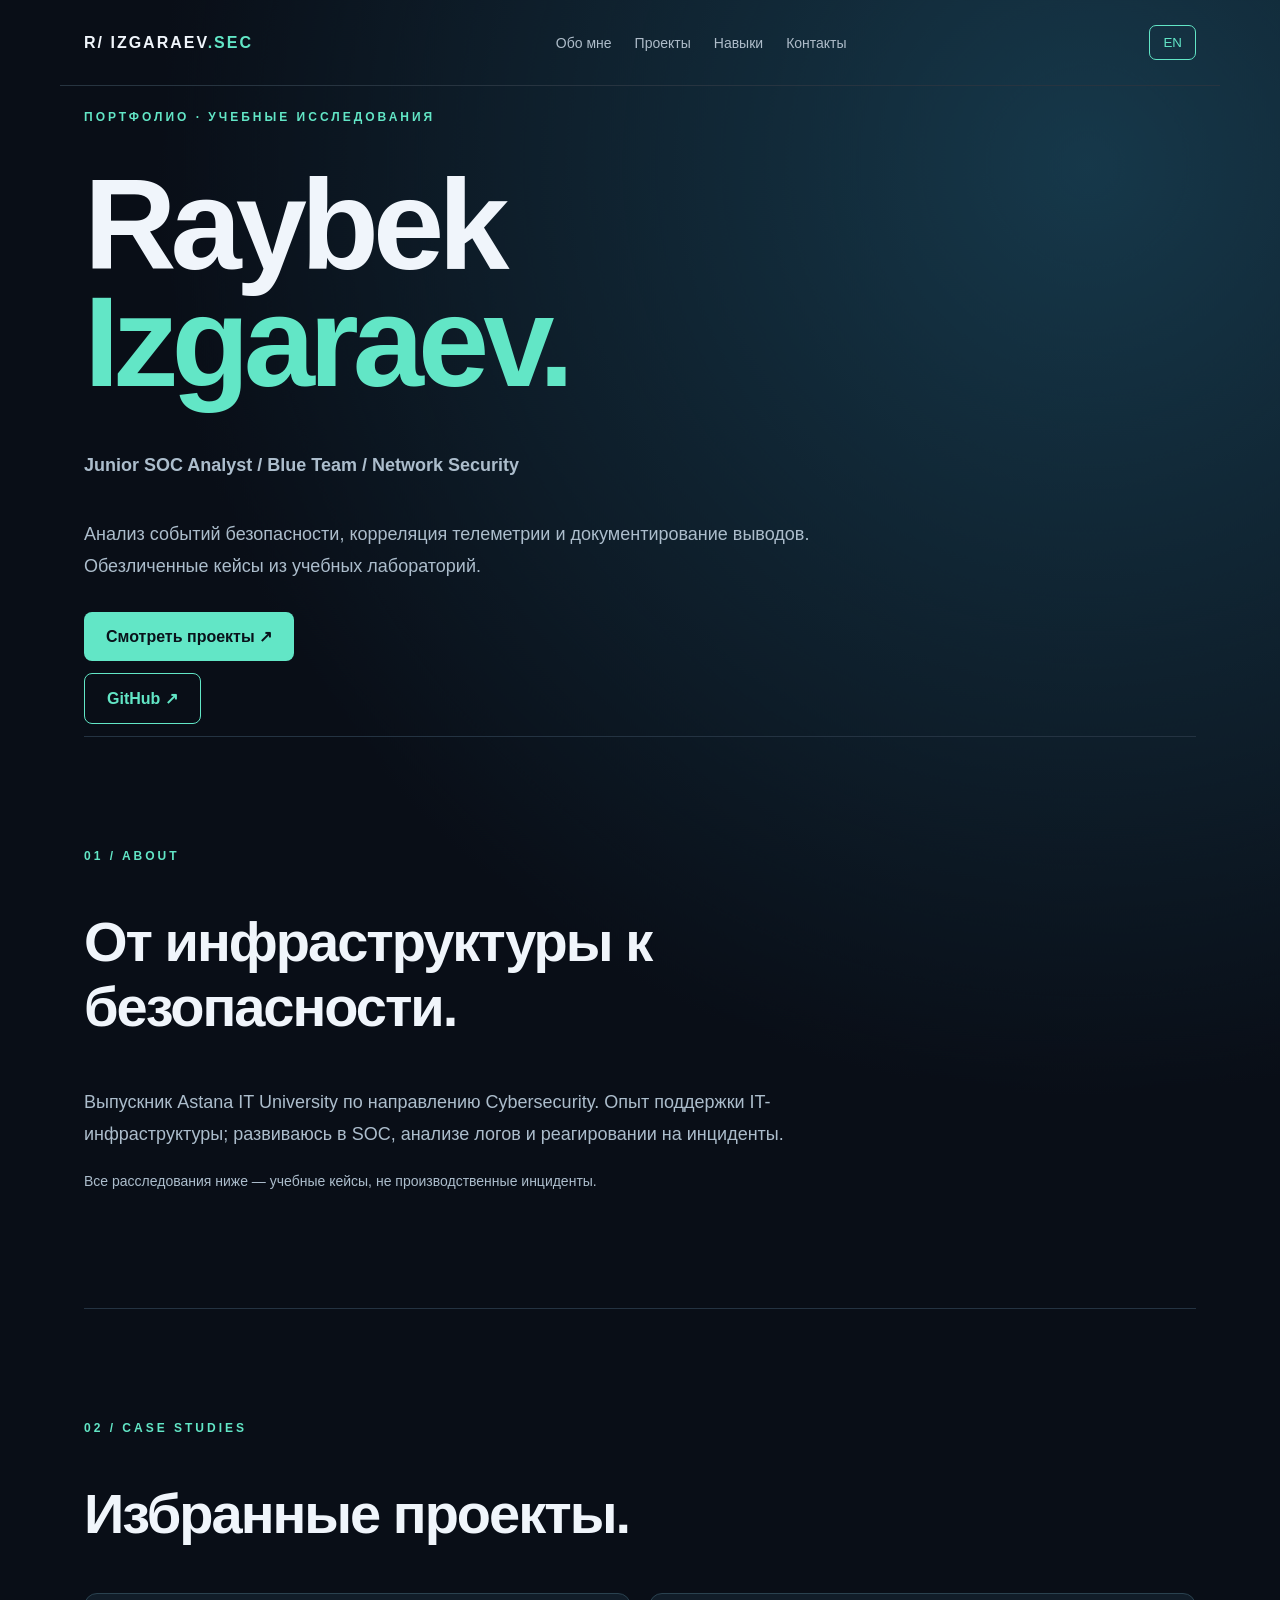
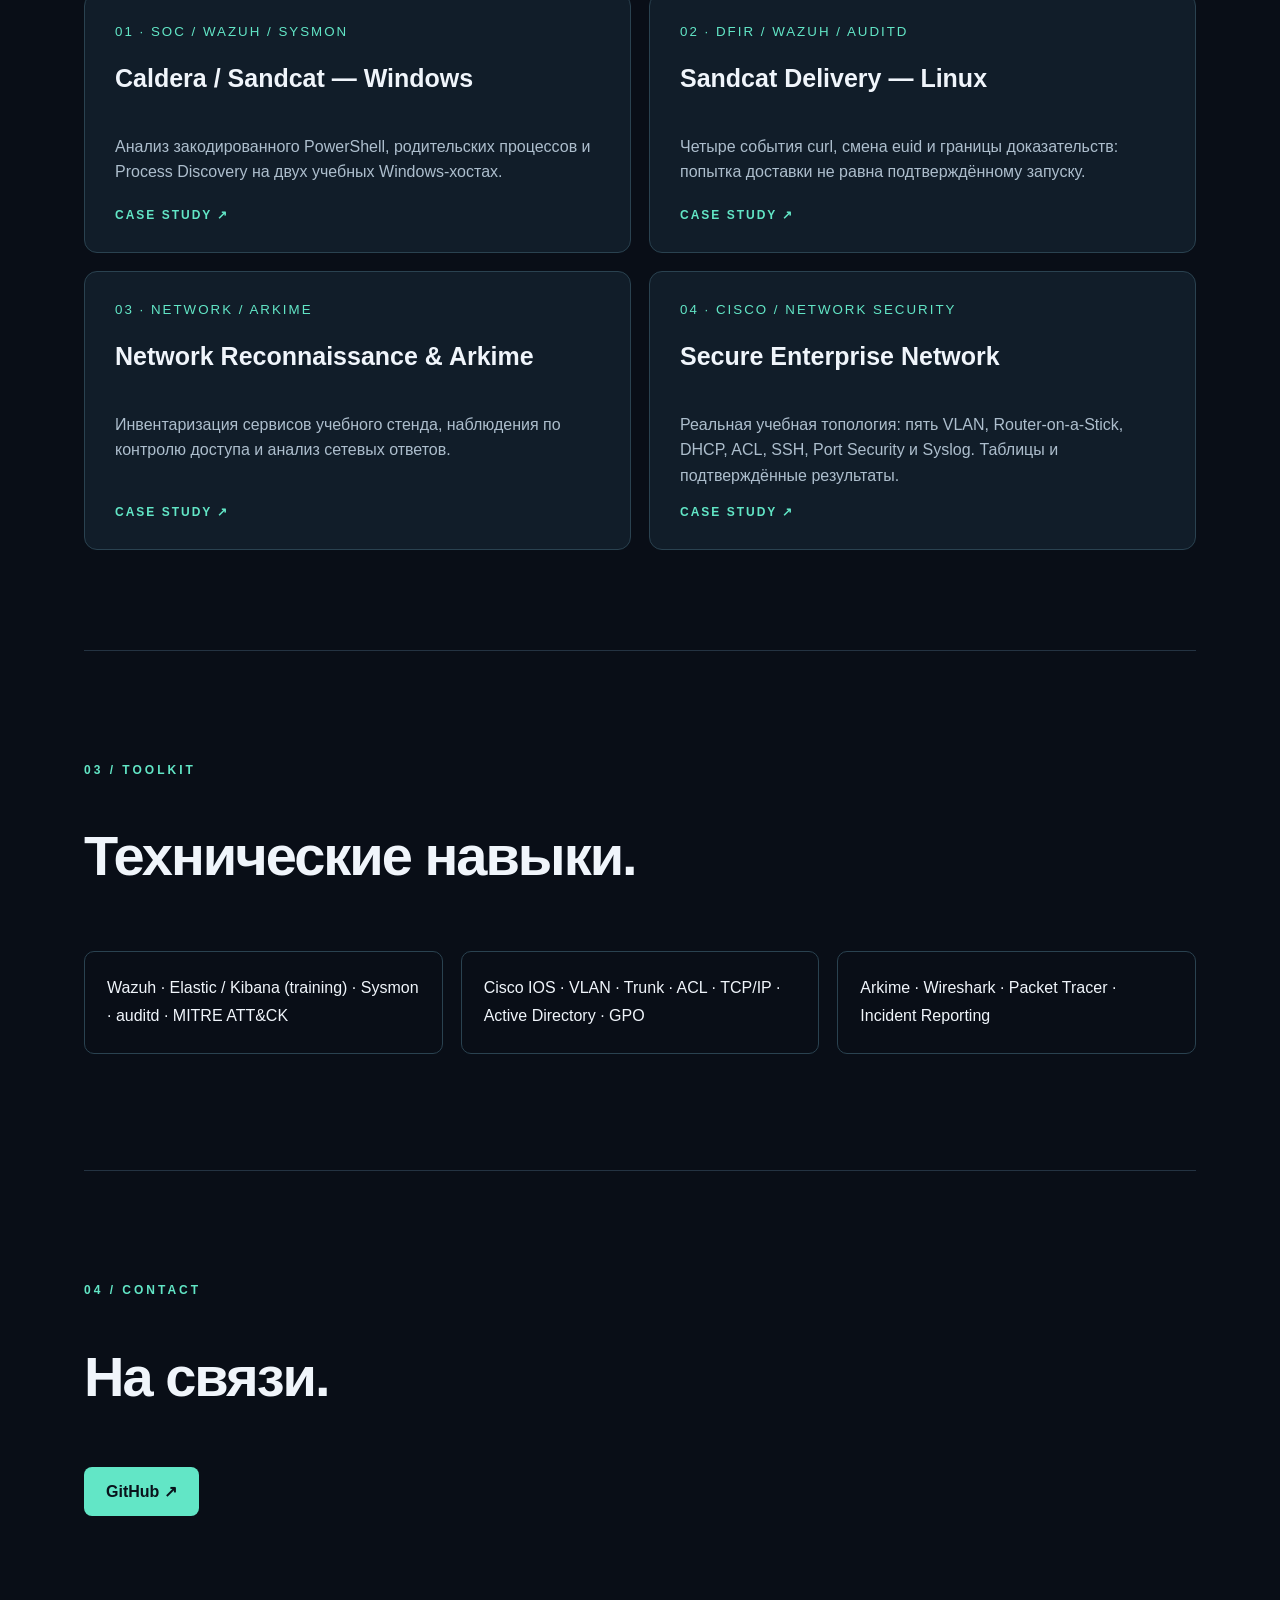
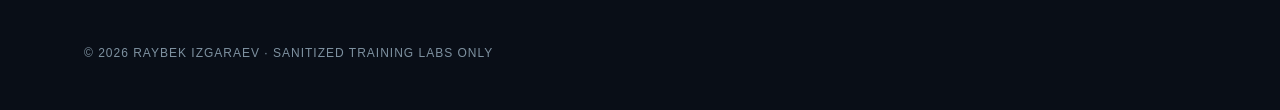
<file: index.html>
<!doctype html><html lang="ru"><head><meta charset="utf-8"><meta name="viewport" content="width=device-width,initial-scale=1"><meta name="description" content="Raybek Izgaraev — Junior SOC Analyst, Blue Team and Network Security portfolio"><title>Raybek Izgaraev | Cybersecurity</title><link rel="stylesheet" href="assets/style.css"></head><body><header><a class="brand" href="#home">R/ IZGARAEV<span>.SEC</span></a><nav><a href="#about" data-ru="Обо мне" data-en="About">Обо мне</a><a href="#projects" data-ru="Проекты" data-en="Projects">Проекты</a><a href="#skills" data-ru="Навыки" data-en="Skills">Навыки</a><a href="#contact" data-ru="Контакты" data-en="Contact">Контакты</a></nav><button id="lang" aria-label="Switch language">EN</button></header><main><section id="home" class="hero"><p class="eyebrow" data-ru="ПОРТФОЛИО · УЧЕБНЫЕ ИССЛЕДОВАНИЯ" data-en="PORTFOLIO · TRAINING INVESTIGATIONS">ПОРТФОЛИО · УЧЕБНЫЕ ИССЛЕДОВАНИЯ</p><h1>Raybek<br><em>Izgaraev.</em></h1><p class="role">Junior SOC Analyst / Blue Team / Network Security</p><p class="lead" data-ru="Анализ событий безопасности, корреляция телеметрии и документирование выводов. Обезличенные кейсы из учебных лабораторий." data-en="Security-event analysis, telemetry correlation and evidence-based reporting. Sanitized case studies from training labs.">Анализ событий безопасности, корреляция телеметрии и документирование выводов. Обезличенные кейсы из учебных лабораторий.</p><a class="button" href="#projects" data-ru="Смотреть проекты ↗" data-en="Explore projects ↗">Смотреть проекты ↗</a><a class="button secondary" href="https://github.com/Raibek012" target="_blank" rel="noopener">GitHub ↗</a></section><section id="about"><p class="eyebrow">01 / ABOUT</p><h2 data-ru="От инфраструктуры к безопасности." data-en="From infrastructure to security.">От инфраструктуры к безопасности.</h2><p data-ru="Выпускник Astana IT University по направлению Cybersecurity. Опыт поддержки IT-инфраструктуры; развиваюсь в SOC, анализе логов и реагировании на инциденты." data-en="Astana IT University Cybersecurity graduate with IT infrastructure support experience, developing skills in SOC, log analysis and incident response.">Выпускник Astana IT University по направлению Cybersecurity. Опыт поддержки IT-инфраструктуры; развиваюсь в SOC, анализе логов и реагировании на инциденты.</p><p class="note" data-ru="Все расследования ниже — учебные кейсы, не производственные инциденты." data-en="All investigations below are training cases, not production incidents.">Все расследования ниже — учебные кейсы, не производственные инциденты.</p></section><section id="projects"><p class="eyebrow">02 / CASE STUDIES</p><h2 data-ru="Избранные проекты." data-en="Selected projects.">Избранные проекты.</h2><div class="cards"><a class="card" href="projects/windows-caldera/index.html"><small>01 · SOC / WAZUH / SYSMON</small><h3>Caldera / Sandcat — Windows</h3><p data-ru="Анализ закодированного PowerShell, родительских процессов и Process Discovery на двух учебных Windows-хостах." data-en="Analysis of encoded PowerShell, parent processes and Process Discovery on two training Windows hosts.">Анализ закодированного PowerShell, родительских процессов и Process Discovery на двух учебных Windows-хостах.</p><b>CASE STUDY ↗</b></a><a class="card" href="projects/linux-sandcat/index.html"><small>02 · DFIR / WAZUH / AUDITD</small><h3>Sandcat Delivery — Linux</h3><p data-ru="Четыре события curl, смена euid и границы доказательств: попытка доставки не равна подтверждённому запуску." data-en="Four curl events, euid changes and evidence limits: attempted delivery does not prove execution.">Четыре события curl, смена euid и границы доказательств: попытка доставки не равна подтверждённому запуску.</p><b>CASE STUDY ↗</b></a><a class="card" href="projects/network-recon/index.html"><small>03 · NETWORK / ARKIME</small><h3>Network Reconnaissance & Arkime</h3><p data-ru="Инвентаризация сервисов учебного стенда, наблюдения по контролю доступа и анализ сетевых ответов." data-en="Training-lab service inventory, access-control observations and network-response analysis.">Инвентаризация сервисов учебного стенда, наблюдения по контролю доступа и анализ сетевых ответов.</p><b>CASE STUDY ↗</b></a><a class="card" href="projects/secure-enterprise-network/index.html"><small>04 · CISCO / NETWORK SECURITY</small><h3>Secure Enterprise Network</h3><p data-ru="Реальная учебная топология: пять VLAN, Router-on-a-Stick, DHCP, ACL, SSH, Port Security и Syslog. Таблицы и подтверждённые результаты." data-en="Documented training topology: five VLANs, Router-on-a-Stick, DHCP, ACL, SSH, Port Security and Syslog, with observed results.">Реальная учебная топология: пять VLAN, Router-on-a-Stick, DHCP, ACL, SSH, Port Security и Syslog. Таблицы и подтверждённые результаты.</p><b>CASE STUDY ↗</b></a></div></section><section id="skills"><p class="eyebrow">03 / TOOLKIT</p><h2 data-ru="Технические навыки." data-en="Technical toolkit.">Технические навыки.</h2><div class="skills"><p>Wazuh · Elastic / Kibana (training) · Sysmon · auditd · MITRE ATT&CK</p><p>Cisco IOS · VLAN · Trunk · ACL · TCP/IP · Active Directory · GPO</p><p>Arkime · Wireshark · Packet Tracer · Incident Reporting</p></div></section><section id="contact"><p class="eyebrow">04 / CONTACT</p><h2 data-ru="На связи." data-en="Let's connect.">На связи.</h2><a class="button" href="https://github.com/Raibek012" target="_blank" rel="noopener">GitHub ↗</a></section></main><footer>© 2026 RAYBEK IZGARAEV · SANITIZED TRAINING LABS ONLY</footer><script src="assets/site.js"></script></body></html>
</file>
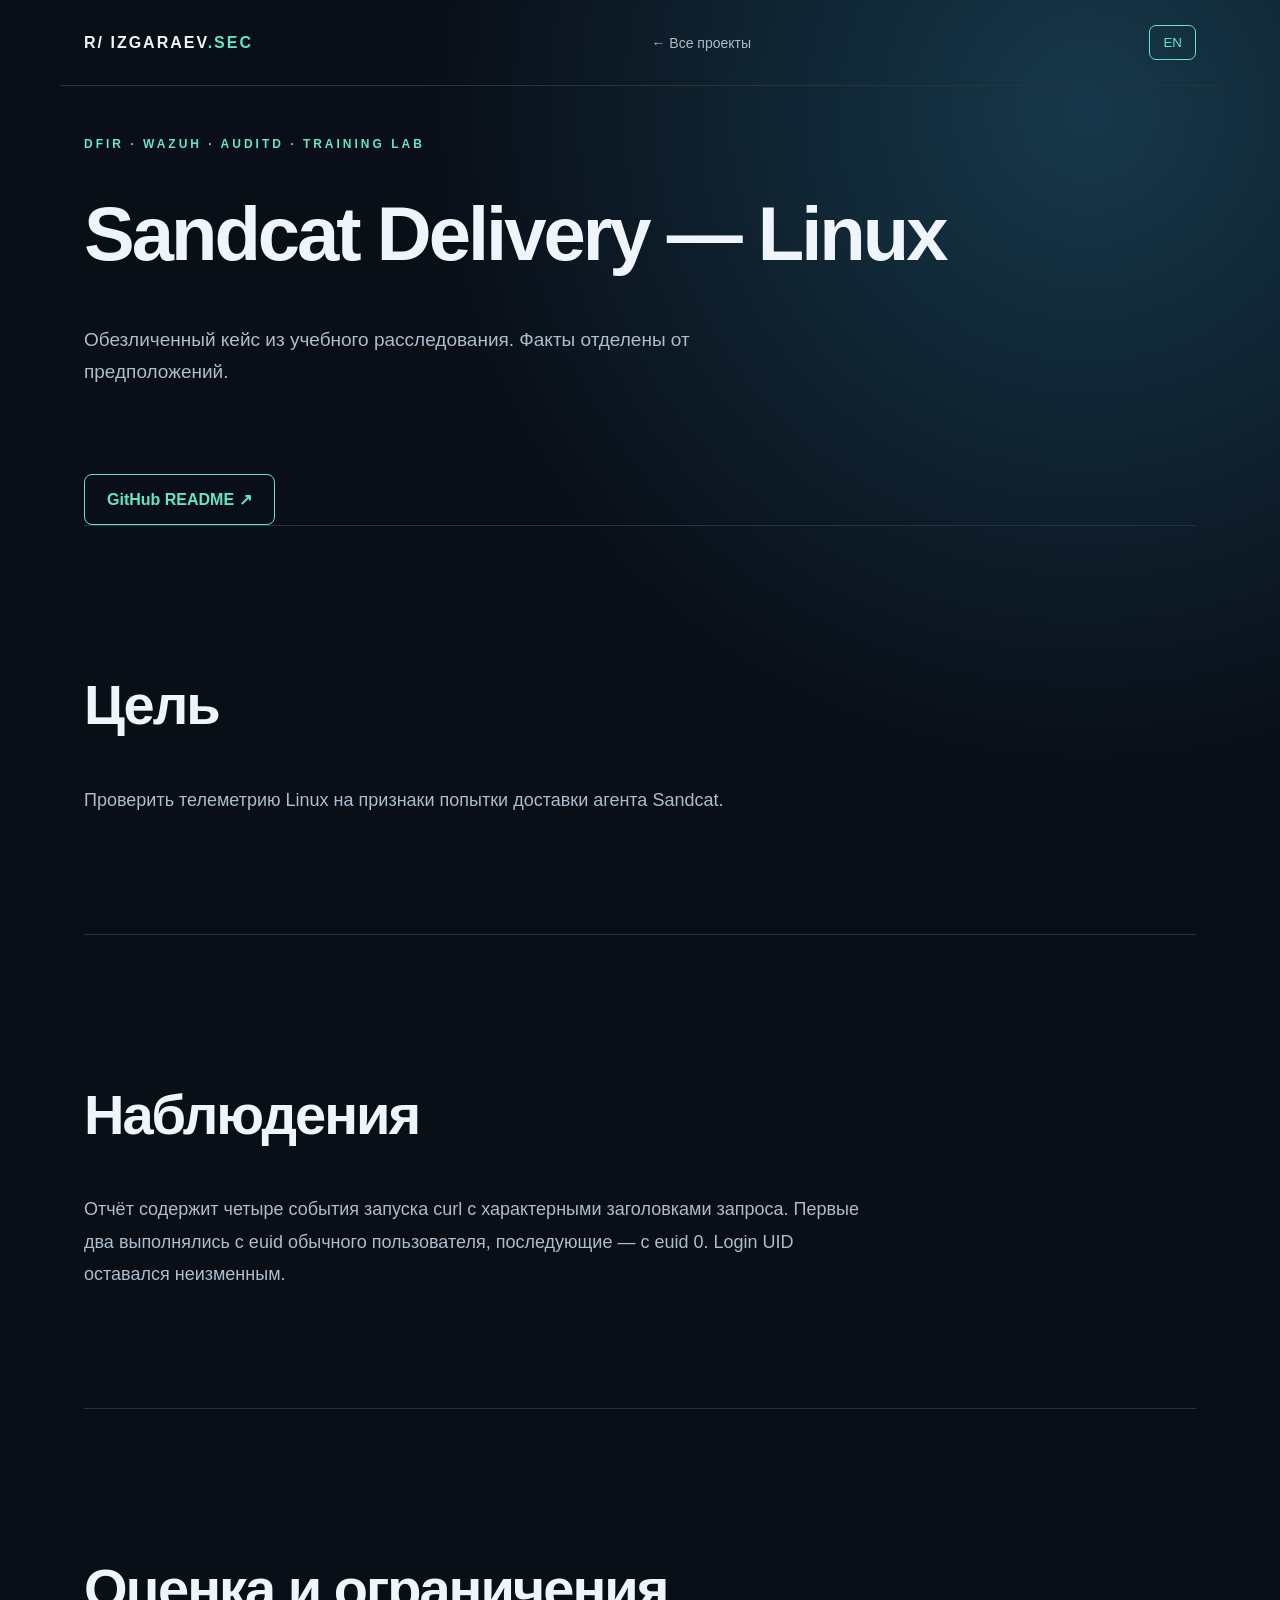
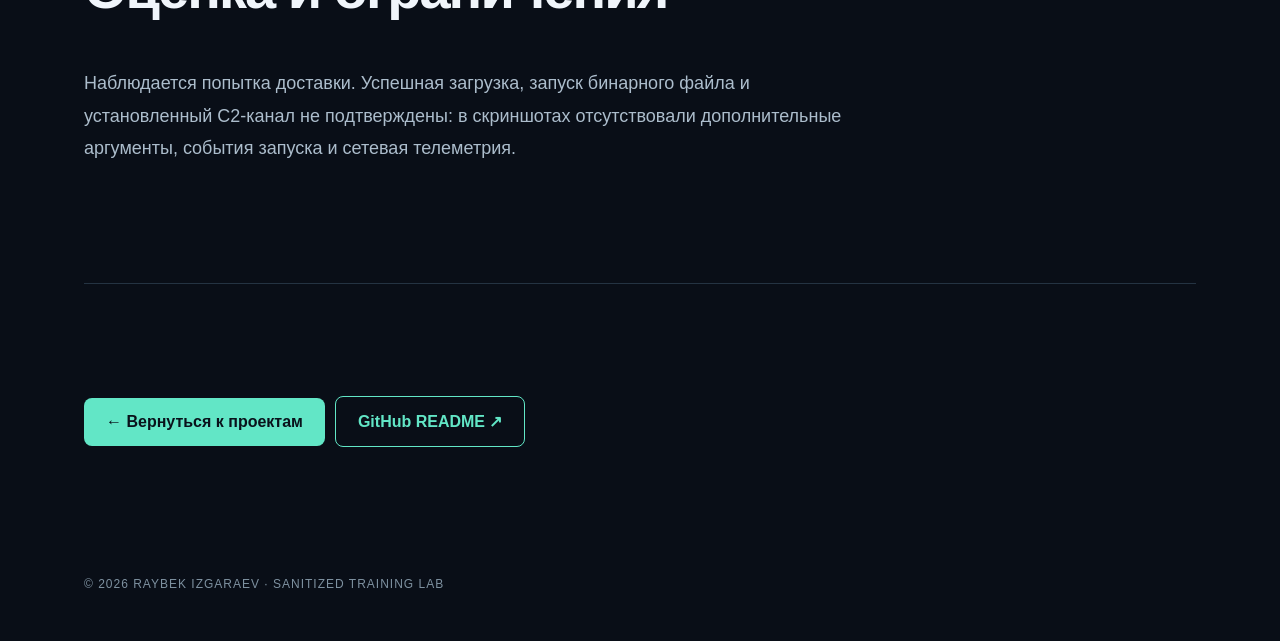
<file: projects/linux-sandcat/index.html>
<!doctype html><html lang="ru"><head><meta charset="utf-8"><meta name="viewport" content="width=device-width,initial-scale=1"><title>Sandcat Delivery — Linux | Raybek Izgaraev</title><link rel="stylesheet" href="../../assets/style.css"></head><body><header><a class="brand" href="../../index.html">R/ IZGARAEV<span>.SEC</span></a><nav><a href="../../index.html#projects" data-ru="← Все проекты" data-en="← All projects">← Все проекты</a></nav><button id="lang" aria-label="Switch language">EN</button></header><main><div class="hero" style="min-height:360px"><p class="eyebrow">DFIR · WAZUH · AUDITD · TRAINING LAB</p><h1 style="font-size:clamp(40px,6vw,76px);letter-spacing:-3px;line-height:1.08">Sandcat Delivery — Linux</h1><p class="lead" data-ru="Обезличенный кейс из учебного расследования. Факты отделены от предположений." data-en="Sanitized training investigation. Observations are separated from assumptions.">Обезличенный кейс из учебного расследования. Факты отделены от предположений.</p></div><div style="padding:16px 0 0"><a class="button secondary" href="https://github.com/Raibek012/cybersecurity-portfolio/blob/main/projects/linux-sandcat/README.md" target="_blank" rel="noopener">GitHub README ↗</a></div><section><h2 data-ru="Цель" data-en="Objective">Цель</h2><p data-ru="Проверить телеметрию Linux на признаки попытки доставки агента Sandcat." data-en="Review Linux telemetry for indications of Sandcat delivery.">Проверить телеметрию Linux на признаки попытки доставки агента Sandcat.</p></section><section><h2 data-ru="Наблюдения" data-en="Observations">Наблюдения</h2><p data-ru="Отчёт содержит четыре события запуска curl с характерными заголовками запроса. Первые два выполнялись с euid обычного пользователя, последующие — с euid 0. Login UID оставался неизменным." data-en="The report documented four curl executions with Sandcat-related headers. Two had a regular-user effective UID and two had effective UID 0, with the login UID unchanged.">Отчёт содержит четыре события запуска curl с характерными заголовками запроса. Первые два выполнялись с euid обычного пользователя, последующие — с euid 0. Login UID оставался неизменным.</p></section><section><h2 data-ru="Оценка и ограничения" data-en="Assessment and limitations">Оценка и ограничения</h2><p data-ru="Наблюдается попытка доставки. Успешная загрузка, запуск бинарного файла и установленный C2-канал не подтверждены: в скриншотах отсутствовали дополнительные аргументы, события запуска и сетевая телеметрия." data-en="The evidence supports attempted delivery, not confirmed successful download, binary execution or an established C2 channel. Additional arguments, execution events and network telemetry were not present in the screenshots.">Наблюдается попытка доставки. Успешная загрузка, запуск бинарного файла и установленный C2-канал не подтверждены: в скриншотах отсутствовали дополнительные аргументы, события запуска и сетевая телеметрия.</p></section><section><a class="button" href="../../index.html#projects" data-ru="← Вернуться к проектам" data-en="← Back to projects">← Вернуться к проектам</a><a class="button secondary" href="https://github.com/Raibek012/cybersecurity-portfolio/blob/main/projects/linux-sandcat/README.md" target="_blank" rel="noopener">GitHub README ↗</a></section></main><footer>© 2026 RAYBEK IZGARAEV · SANITIZED TRAINING LAB</footer><script src="../../assets/site.js"></script></body></html>
</file>
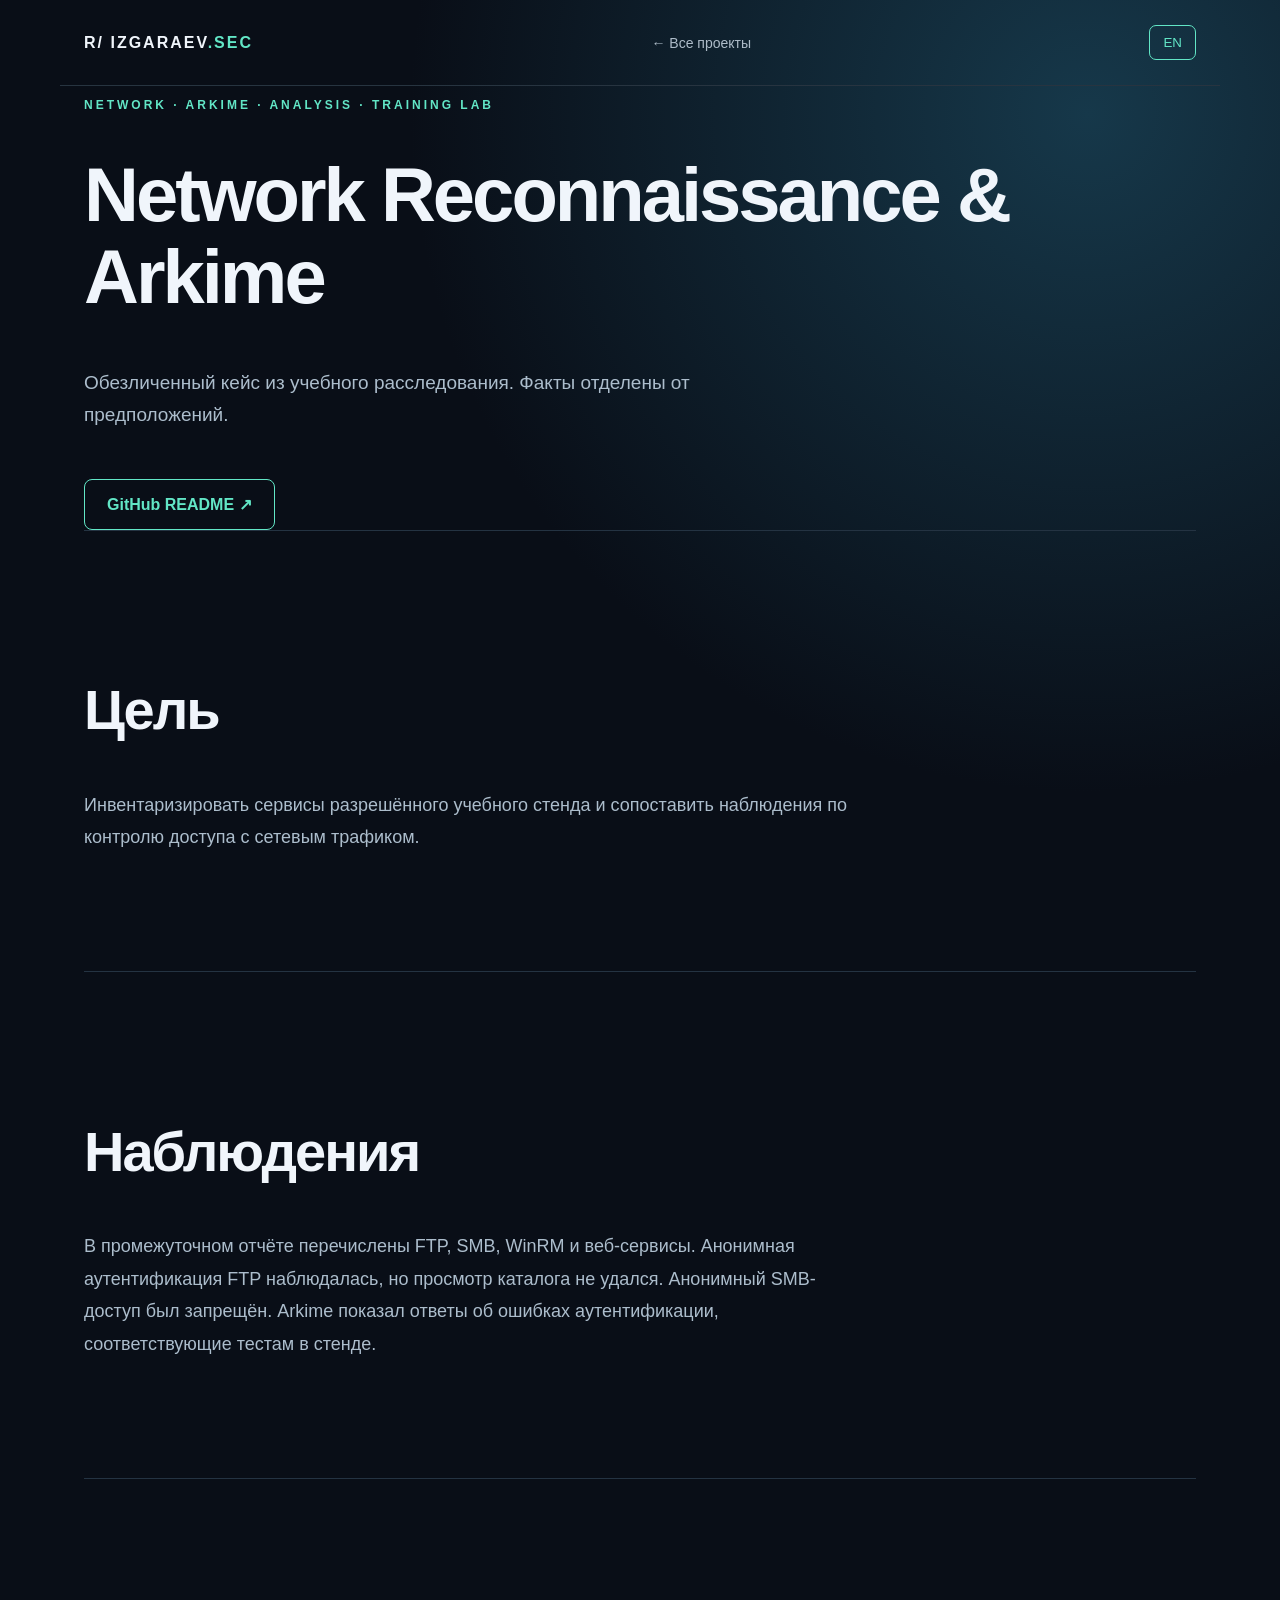
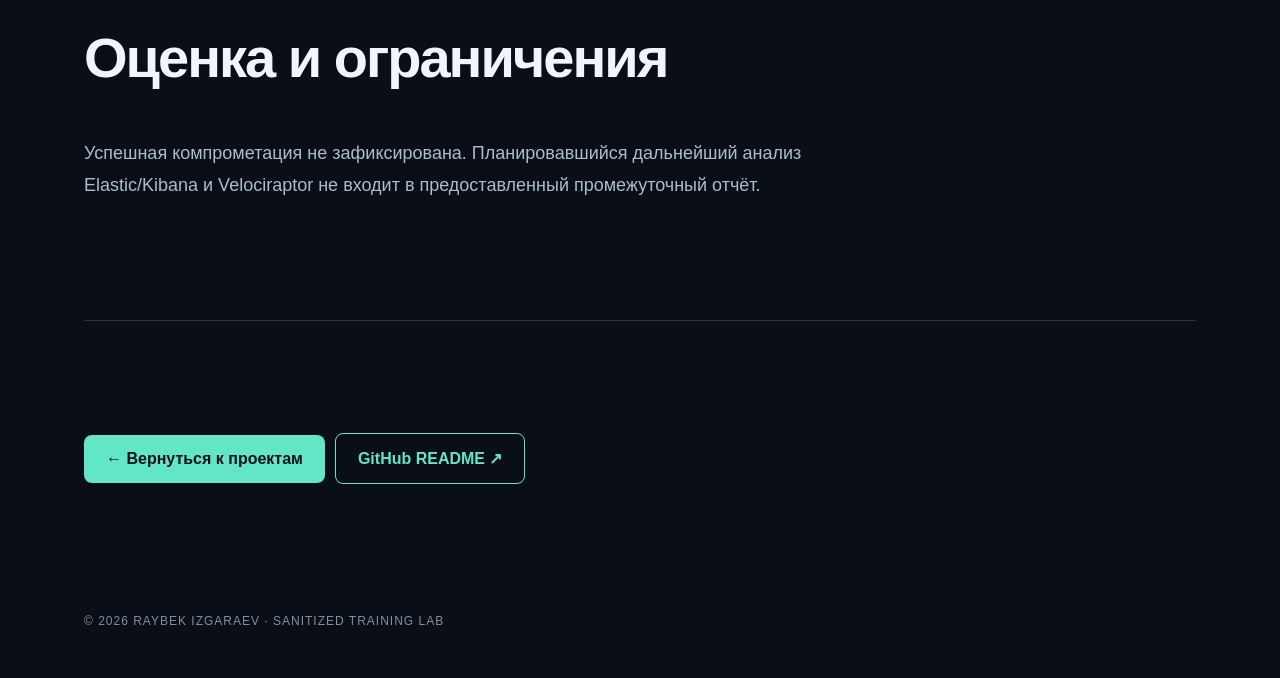
<file: projects/network-recon/index.html>
<!doctype html><html lang="ru"><head><meta charset="utf-8"><meta name="viewport" content="width=device-width,initial-scale=1"><title>Network Reconnaissance &amp; Arkime | Raybek Izgaraev</title><link rel="stylesheet" href="../../assets/style.css"></head><body><header><a class="brand" href="../../index.html">R/ IZGARAEV<span>.SEC</span></a><nav><a href="../../index.html#projects" data-ru="← Все проекты" data-en="← All projects">← Все проекты</a></nav><button id="lang" aria-label="Switch language">EN</button></header><main><div class="hero" style="min-height:360px"><p class="eyebrow">NETWORK · ARKIME · ANALYSIS · TRAINING LAB</p><h1 style="font-size:clamp(40px,6vw,76px);letter-spacing:-3px;line-height:1.08">Network Reconnaissance &amp; Arkime</h1><p class="lead" data-ru="Обезличенный кейс из учебного расследования. Факты отделены от предположений." data-en="Sanitized training investigation. Observations are separated from assumptions.">Обезличенный кейс из учебного расследования. Факты отделены от предположений.</p></div><div style="padding:16px 0 0"><a class="button secondary" href="https://github.com/Raibek012/cybersecurity-portfolio/blob/main/projects/network-recon/README.md" target="_blank" rel="noopener">GitHub README ↗</a></div><section><h2 data-ru="Цель" data-en="Objective">Цель</h2><p data-ru="Инвентаризировать сервисы разрешённого учебного стенда и сопоставить наблюдения по контролю доступа с сетевым трафиком." data-en="Inventory services in an authorized training lab and correlate access-control observations with network traffic.">Инвентаризировать сервисы разрешённого учебного стенда и сопоставить наблюдения по контролю доступа с сетевым трафиком.</p></section><section><h2 data-ru="Наблюдения" data-en="Observations">Наблюдения</h2><p data-ru="В промежуточном отчёте перечислены FTP, SMB, WinRM и веб-сервисы. Анонимная аутентификация FTP наблюдалась, но просмотр каталога не удался. Анонимный SMB-доступ был запрещён. Arkime показал ответы об ошибках аутентификации, соответствующие тестам в стенде." data-en="The interim report documented FTP, SMB, WinRM and web services. Anonymous FTP authentication was observed, but directory listing failed. Anonymous SMB access was denied. Arkime showed authentication failures corresponding to the lab tests.">В промежуточном отчёте перечислены FTP, SMB, WinRM и веб-сервисы. Анонимная аутентификация FTP наблюдалась, но просмотр каталога не удался. Анонимный SMB-доступ был запрещён. Arkime показал ответы об ошибках аутентификации, соответствующие тестам в стенде.</p></section><section><h2 data-ru="Оценка и ограничения" data-en="Assessment and limitations">Оценка и ограничения</h2><p data-ru="Успешная компрометация не зафиксирована. Планировавшийся дальнейший анализ Elastic/Kibana и Velociraptor не входит в предоставленный промежуточный отчёт." data-en="No successful compromise was recorded. Planned Elastic/Kibana and Velociraptor analysis was not included in the supplied interim report.">Успешная компрометация не зафиксирована. Планировавшийся дальнейший анализ Elastic/Kibana и Velociraptor не входит в предоставленный промежуточный отчёт.</p></section><section><a class="button" href="../../index.html#projects" data-ru="← Вернуться к проектам" data-en="← Back to projects">← Вернуться к проектам</a><a class="button secondary" href="https://github.com/Raibek012/cybersecurity-portfolio/blob/main/projects/network-recon/README.md" target="_blank" rel="noopener">GitHub README ↗</a></section></main><footer>© 2026 RAYBEK IZGARAEV · SANITIZED TRAINING LAB</footer><script src="../../assets/site.js"></script></body></html>
</file>
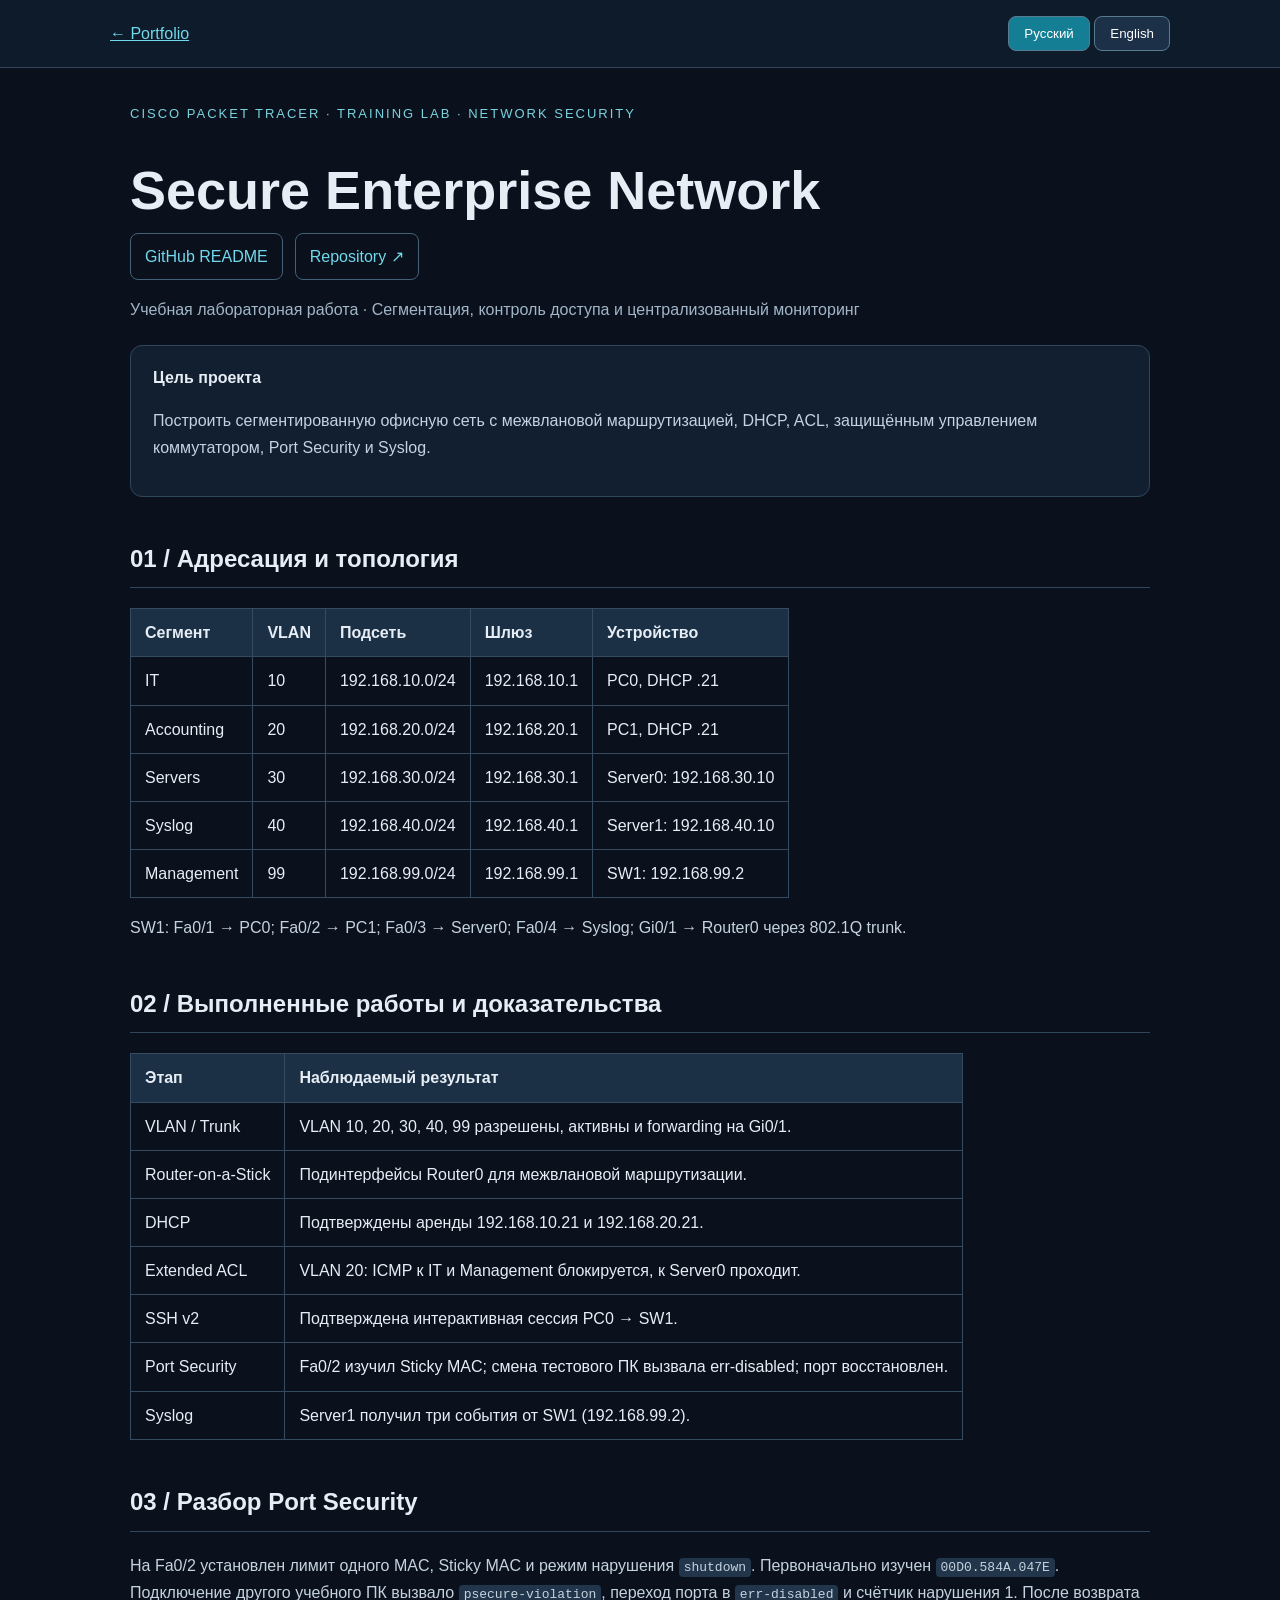
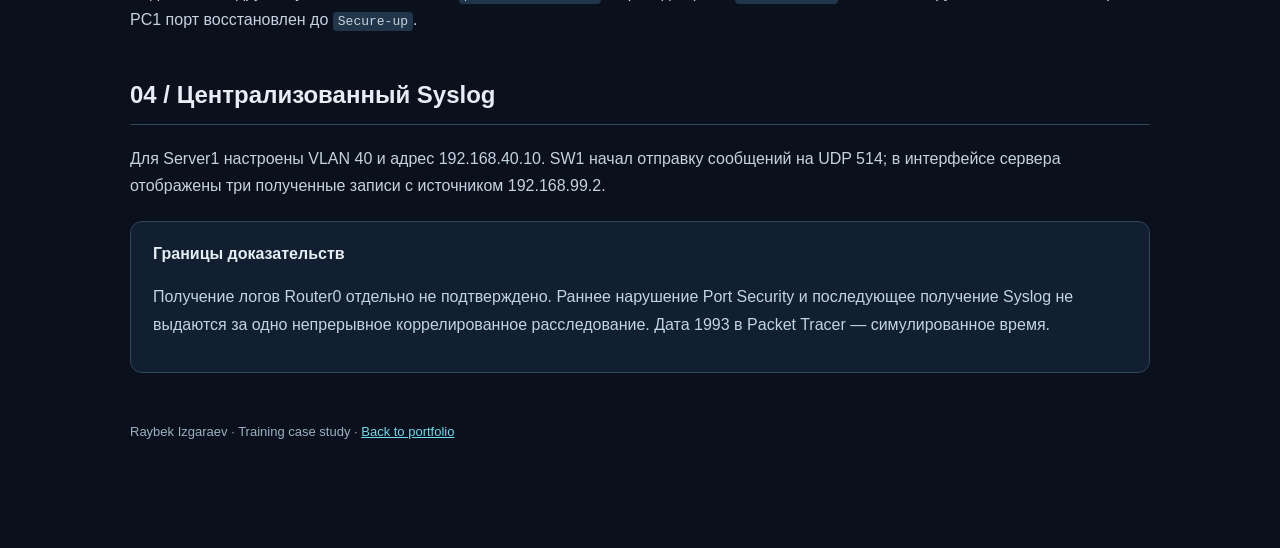
<file: projects/secure-enterprise-network/index.html>
<!doctype html>
<html lang="ru"><head><meta charset="utf-8"><meta name="viewport" content="width=device-width, initial-scale=1"><title>Secure Enterprise Network | Raibek012</title><meta name="description" content="Cisco Packet Tracer network security lab: VLAN, ACL, SSH, Port Security and Syslog"><style>
:root{color-scheme:dark;font-family:Inter,Segoe UI,Arial,sans-serif;background:#0a111d;color:#e6edf5}*{box-sizing:border-box}body{margin:0}header{position:sticky;top:0;background:#101c2cee;border-bottom:1px solid #33455c;padding:16px max(20px,calc((100vw - 1060px)/2));display:flex;align-items:center;justify-content:space-between;gap:16px;z-index:2}a{color:#70d9eb}button{background:#1c3047;color:white;border:1px solid #587b90;border-radius:8px;padding:9px 15px;cursor:pointer}button.active{background:#147f94}main{max-width:1060px;margin:35px auto;padding:0 20px 70px;line-height:1.7}h1{font-size:clamp(32px,5vw,54px);line-height:1.1;margin-bottom:12px}h2{margin-top:42px;border-bottom:1px solid #30465b;padding-bottom:8px}h3{margin-top:26px}p{color:#c5d2df}.eyebrow{color:#79d4df;font-size:13px;letter-spacing:2px;text-transform:uppercase}.muted{color:#a2b6c8}.panel{border:1px solid #30465b;border-radius:12px;padding:18px 22px;background:#111f30;margin:22px 0}table{border-collapse:collapse;display:block;overflow-x:auto;width:100%}th,td{border:1px solid #344b61;padding:10px 14px;text-align:left}th{background:#1b3045}code{background:#21364b;padding:2px 5px;border-radius:4px}section[hidden]{display:none}.links{display:flex;flex-wrap:wrap;gap:12px}.links a{border:1px solid #426178;border-radius:8px;padding:9px 14px;text-decoration:none}footer{margin-top:48px;color:#9cb0c1;font-size:13px}li{margin:7px 0}
</style></head><body><header><a href="../../index.html">← Portfolio</a><div><button id="ru" class="active" onclick="lang('ru')">Русский</button> <button id="en" onclick="lang('en')">English</button></div></header><main>
<div class="eyebrow">Cisco Packet Tracer · Training Lab · Network Security</div><h1>Secure Enterprise Network</h1>
<div class="links"><a href="https://github.com/Raibek012/cybersecurity-portfolio/blob/main/projects/secure-enterprise-network/README.md" target="_blank" rel="noopener">GitHub README</a><a href="https://github.com/Raibek012/cybersecurity-portfolio/tree/main/projects/secure-enterprise-network">Repository ↗</a></div>
<section id="content-ru"><p class="muted">Учебная лабораторная работа · Сегментация, контроль доступа и централизованный мониторинг</p><div class="panel"><strong>Цель проекта</strong><p>Построить сегментированную офисную сеть с межвлановой маршрутизацией, DHCP, ACL, защищённым управлением коммутатором, Port Security и Syslog.</p></div>
<h2>01 / Адресация и топология</h2><table><thead><tr><th>Сегмент</th><th>VLAN</th><th>Подсеть</th><th>Шлюз</th><th>Устройство</th></tr></thead><tbody><tr><td>IT</td><td>10</td><td>192.168.10.0/24</td><td>192.168.10.1</td><td>PC0, DHCP .21</td></tr><tr><td>Accounting</td><td>20</td><td>192.168.20.0/24</td><td>192.168.20.1</td><td>PC1, DHCP .21</td></tr><tr><td>Servers</td><td>30</td><td>192.168.30.0/24</td><td>192.168.30.1</td><td>Server0: 192.168.30.10</td></tr><tr><td>Syslog</td><td>40</td><td>192.168.40.0/24</td><td>192.168.40.1</td><td>Server1: 192.168.40.10</td></tr><tr><td>Management</td><td>99</td><td>192.168.99.0/24</td><td>192.168.99.1</td><td>SW1: 192.168.99.2</td></tr></tbody></table><p>SW1: Fa0/1 → PC0; Fa0/2 → PC1; Fa0/3 → Server0; Fa0/4 → Syslog; Gi0/1 → Router0 через 802.1Q trunk.</p>
<h2>02 / Выполненные работы и доказательства</h2><table><thead><tr><th>Этап</th><th>Наблюдаемый результат</th></tr></thead><tbody><tr><td>VLAN / Trunk</td><td>VLAN 10, 20, 30, 40, 99 разрешены, активны и forwarding на Gi0/1.</td></tr><tr><td>Router-on-a-Stick</td><td>Подинтерфейсы Router0 для межвлановой маршрутизации.</td></tr><tr><td>DHCP</td><td>Подтверждены аренды 192.168.10.21 и 192.168.20.21.</td></tr><tr><td>Extended ACL</td><td>VLAN 20: ICMP к IT и Management блокируется, к Server0 проходит.</td></tr><tr><td>SSH v2</td><td>Подтверждена интерактивная сессия PC0 → SW1.</td></tr><tr><td>Port Security</td><td>Fa0/2 изучил Sticky MAC; смена тестового ПК вызвала err-disabled; порт восстановлен.</td></tr><tr><td>Syslog</td><td>Server1 получил три события от SW1 (192.168.99.2).</td></tr></tbody></table>
<h2>03 / Разбор Port Security</h2><p>На Fa0/2 установлен лимит одного MAC, Sticky MAC и режим нарушения <code>shutdown</code>. Первоначально изучен <code>00D0.584A.047E</code>. Подключение другого учебного ПК вызвало <code>psecure-violation</code>, переход порта в <code>err-disabled</code> и счётчик нарушения 1. После возврата PC1 порт восстановлен до <code>Secure-up</code>.</p>
<h2>04 / Централизованный Syslog</h2><p>Для Server1 настроены VLAN 40 и адрес 192.168.40.10. SW1 начал отправку сообщений на UDP 514; в интерфейсе сервера отображены три полученные записи с источником 192.168.99.2.</p><div class="panel"><strong>Границы доказательств</strong><p>Получение логов Router0 отдельно не подтверждено. Раннее нарушение Port Security и последующее получение Syslog не выдаются за одно непрерывное коррелированное расследование. Дата 1993 в Packet Tracer — симулированное время.</p></div>
</section>
<section id="content-en" hidden><p class="muted">Authorized training lab · Network segmentation, access control and centralized monitoring</p><div class="panel"><strong>Objective</strong><p>Build a segmented office network with inter-VLAN routing, DHCP, extended ACL, secure switch management, Port Security and Syslog.</p></div><h2>01 / Addressing</h2><table><thead><tr><th>Segment</th><th>VLAN</th><th>Gateway</th><th>Endpoint</th></tr></thead><tbody><tr><td>IT</td><td>10</td><td>192.168.10.1</td><td>PC0 DHCP .21</td></tr><tr><td>Accounting</td><td>20</td><td>192.168.20.1</td><td>PC1 DHCP .21</td></tr><tr><td>Servers</td><td>30</td><td>192.168.30.1</td><td>Server0 192.168.30.10</td></tr><tr><td>Syslog</td><td>40</td><td>192.168.40.1</td><td>Server1 192.168.40.10</td></tr><tr><td>Management</td><td>99</td><td>192.168.99.1</td><td>SW1 192.168.99.2</td></tr></tbody></table><h2>02 / Verified results</h2><ul><li>802.1Q trunk Gi0/1: VLANs 10,20,30,40,99 allowed, active and forwarding.</li><li>Router-on-a-Stick subinterfaces provide VLAN gateways.</li><li>DHCP leases observed: 192.168.10.21 and 192.168.20.21.</li><li>Inbound extended ACL blocks VLAN 20 ICMP to IT/Management, while Server0 remains reachable.</li><li>Successful SSH v2 session from PC0 to SW1.</li><li>Fa0/2 Sticky MAC learned the original PC1; replacing it triggered err-disabled and one security violation. Port recovered after restoring PC1.</li><li>Syslog Server1 received three entries from SW1 (192.168.99.2).</li></ul><h2>03 / Evidence boundaries</h2><p>Router0 Syslog delivery was not independently verified. Earlier Port Security logs and later Syslog receipt are not presented as one continuous correlated incident. Packet Tracer's 1993 timestamps are simulated. This is a training lab, not a production deployment.</p></section>
<footer>Raybek Izgaraev · Training case study · <a href="../../index.html">Back to portfolio</a></footer></main><script>function lang(l){document.getElementById('content-ru').hidden=l!=='ru';document.getElementById('content-en').hidden=l!=='en';document.getElementById('ru').classList.toggle('active',l==='ru');document.getElementById('en').classList.toggle('active',l==='en');document.documentElement.lang=l}</script></body></html>
</file>
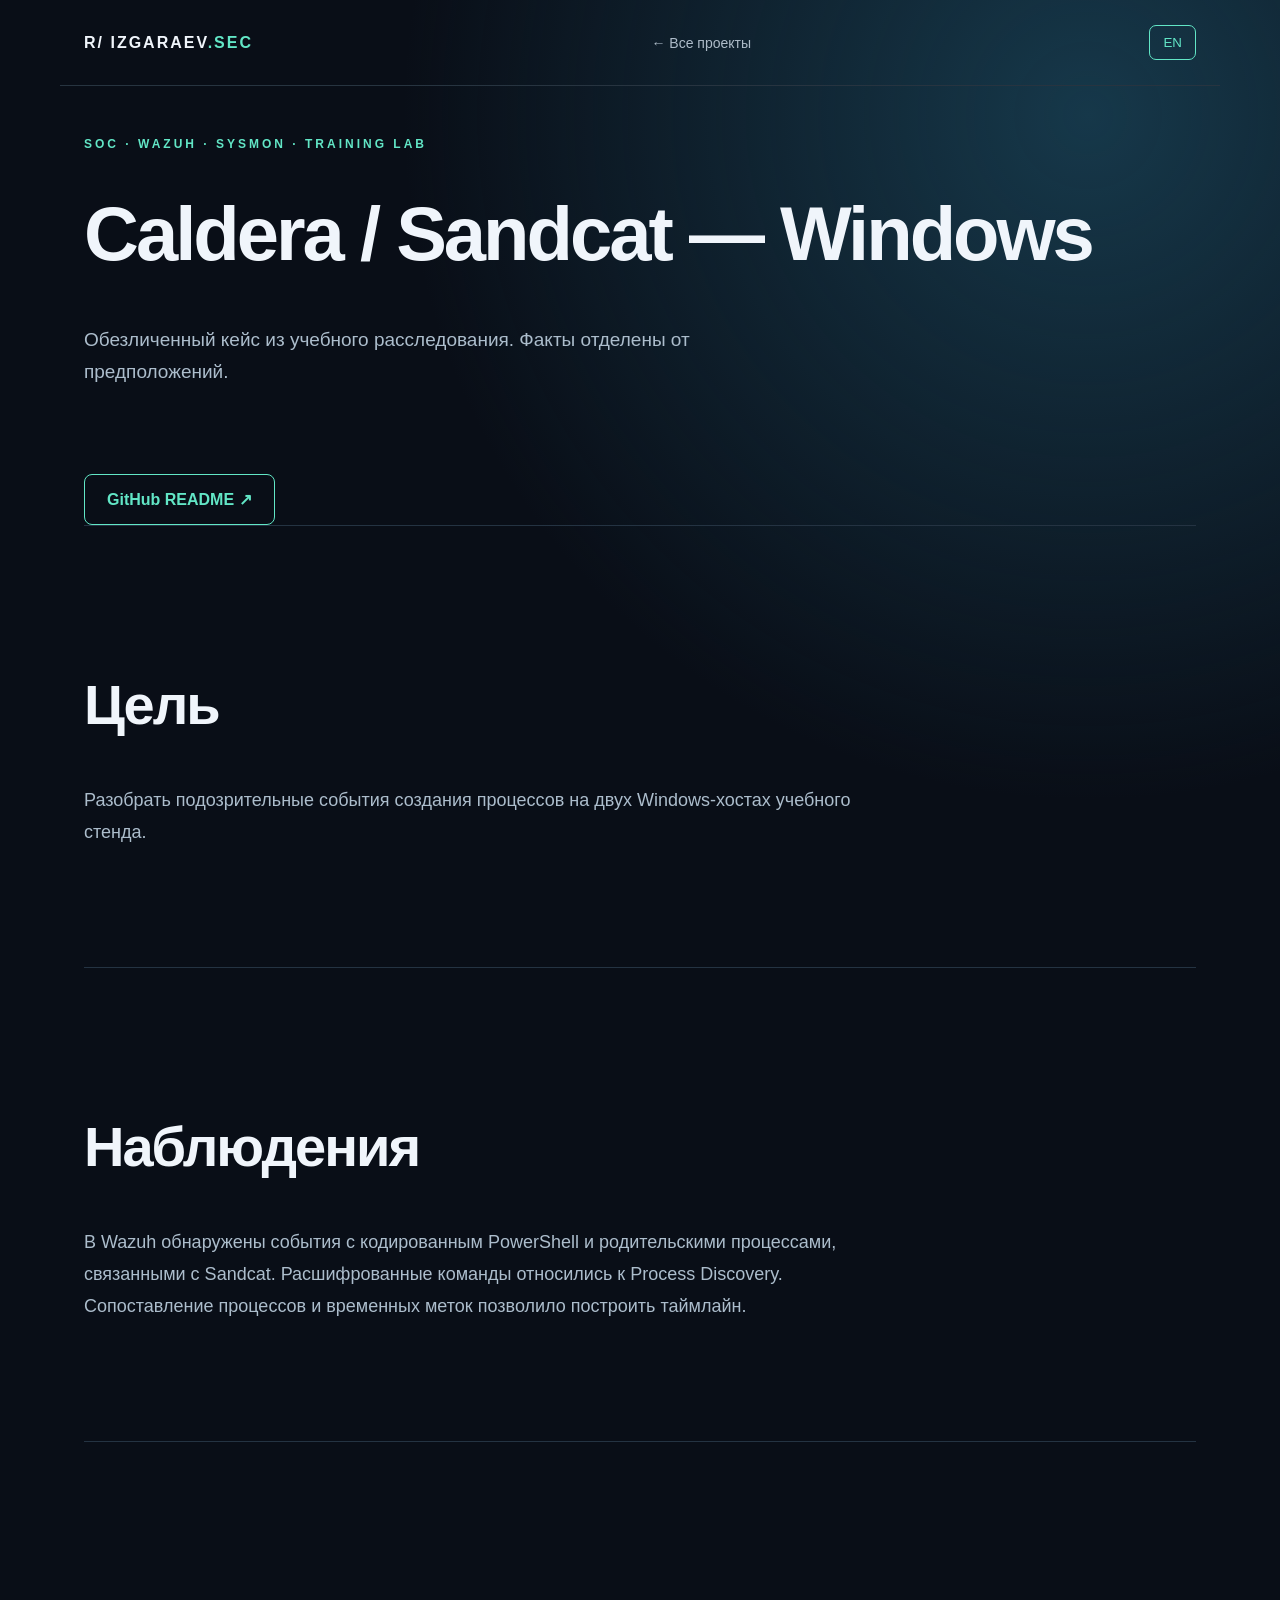
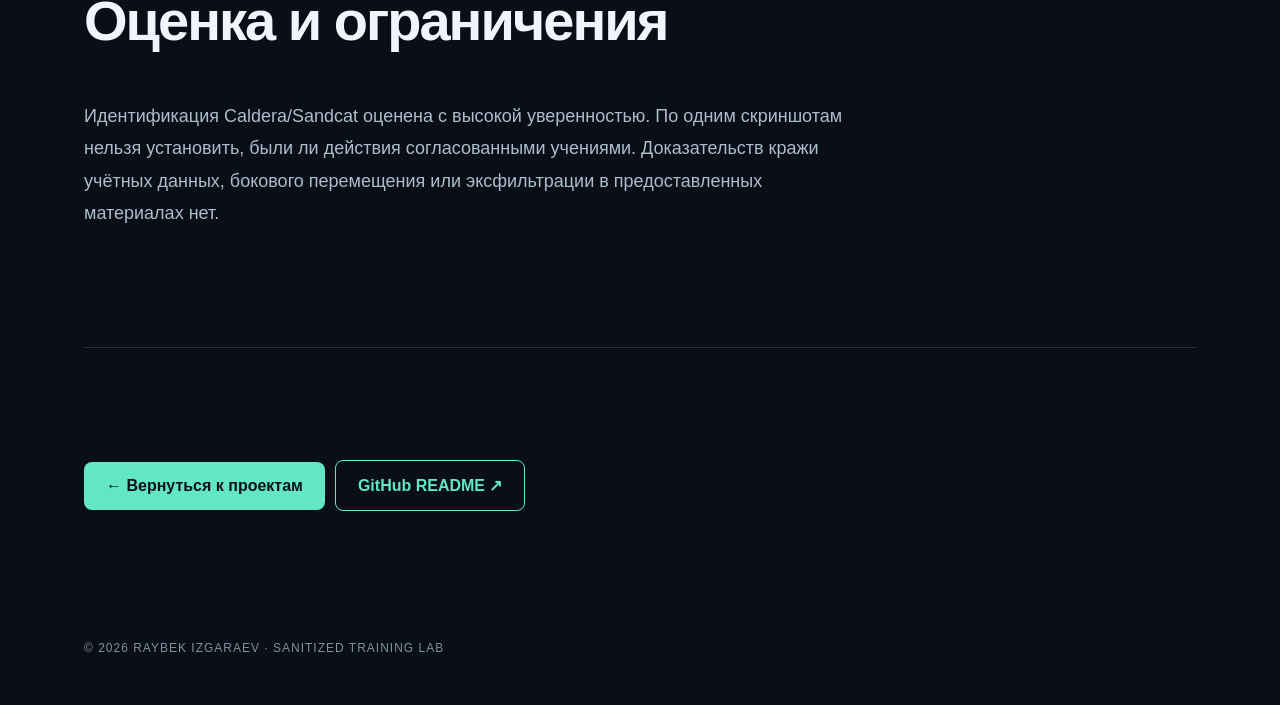
<file: projects/windows-caldera/index.html>
<!doctype html><html lang="ru"><head><meta charset="utf-8"><meta name="viewport" content="width=device-width,initial-scale=1"><title>Caldera / Sandcat — Windows | Raybek Izgaraev</title><link rel="stylesheet" href="../../assets/style.css"></head><body><header><a class="brand" href="../../index.html">R/ IZGARAEV<span>.SEC</span></a><nav><a href="../../index.html#projects" data-ru="← Все проекты" data-en="← All projects">← Все проекты</a></nav><button id="lang" aria-label="Switch language">EN</button></header><main><div class="hero" style="min-height:360px"><p class="eyebrow">SOC · WAZUH · SYSMON · TRAINING LAB</p><h1 style="font-size:clamp(40px,6vw,76px);letter-spacing:-3px;line-height:1.08">Caldera / Sandcat — Windows</h1><p class="lead" data-ru="Обезличенный кейс из учебного расследования. Факты отделены от предположений." data-en="Sanitized training investigation. Observations are separated from assumptions.">Обезличенный кейс из учебного расследования. Факты отделены от предположений.</p></div><div style="padding:16px 0 0"><a class="button secondary" href="https://github.com/Raibek012/cybersecurity-portfolio/blob/main/projects/windows-caldera/README.md" target="_blank" rel="noopener">GitHub README ↗</a></div><section><h2 data-ru="Цель" data-en="Objective">Цель</h2><p data-ru="Разобрать подозрительные события создания процессов на двух Windows-хостах учебного стенда." data-en="Review suspicious process creation on two training Windows hosts.">Разобрать подозрительные события создания процессов на двух Windows-хостах учебного стенда.</p></section><section><h2 data-ru="Наблюдения" data-en="Observations">Наблюдения</h2><p data-ru="В Wazuh обнаружены события с кодированным PowerShell и родительскими процессами, связанными с Sandcat. Расшифрованные команды относились к Process Discovery. Сопоставление процессов и временных меток позволило построить таймлайн." data-en="Wazuh screenshots showed encoded PowerShell and Sandcat-associated parent processes. Decoded commands related to Process Discovery. Process relationships and timestamps supported a reconstructed timeline.">В Wazuh обнаружены события с кодированным PowerShell и родительскими процессами, связанными с Sandcat. Расшифрованные команды относились к Process Discovery. Сопоставление процессов и временных меток позволило построить таймлайн.</p></section><section><h2 data-ru="Оценка и ограничения" data-en="Assessment and limitations">Оценка и ограничения</h2><p data-ru="Идентификация Caldera/Sandcat оценена с высокой уверенностью. По одним скриншотам нельзя установить, были ли действия согласованными учениями. Доказательств кражи учётных данных, бокового перемещения или эксфильтрации в предоставленных материалах нет." data-en="Sandcat/Caldera identification was assessed with high confidence. Exercise authorization cannot be established from screenshots alone. The provided evidence does not establish credential theft, lateral movement or exfiltration.">Идентификация Caldera/Sandcat оценена с высокой уверенностью. По одним скриншотам нельзя установить, были ли действия согласованными учениями. Доказательств кражи учётных данных, бокового перемещения или эксфильтрации в предоставленных материалах нет.</p></section><section><a class="button" href="../../index.html#projects" data-ru="← Вернуться к проектам" data-en="← Back to projects">← Вернуться к проектам</a><a class="button secondary" href="https://github.com/Raibek012/cybersecurity-portfolio/blob/main/projects/windows-caldera/README.md" target="_blank" rel="noopener">GitHub README ↗</a></section></main><footer>© 2026 RAYBEK IZGARAEV · SANITIZED TRAINING LAB</footer><script src="../../assets/site.js"></script></body></html>
</file>
<file: assets/style.css>
:root{color-scheme:dark;font-family:Inter,Segoe UI,Arial,sans-serif;background:#090e17;color:#f0f5fb;scroll-behavior:smooth}*{box-sizing:border-box}body{margin:0;background:radial-gradient(circle at 85% 5%,#16384a 0,transparent 28%),#090e17}a{color:inherit;text-decoration:none}header{max-width:1160px;margin:auto;padding:25px 24px;display:flex;align-items:center;justify-content:space-between;gap:16px;border-bottom:1px solid #273440}.brand{font-weight:900;letter-spacing:2px}.brand span,em,.eyebrow,.card b{color:#62e6c6}nav{display:flex;gap:23px;font-size:14px;color:#aebcc9}nav a:hover,a:hover{color:#62e6c6}button{background:transparent;border:1px solid #62e6c6;border-radius:7px;color:#62e6c6;padding:9px 13px;cursor:pointer}main{max-width:1160px;margin:auto;padding:0 24px}.hero{min-height:650px;display:flex;flex-direction:column;align-items:flex-start;justify-content:center}h1{font-size:clamp(64px,10vw,132px);line-height:.92;letter-spacing:-6px;margin:30px 0}em{font-style:normal}h2{font-size:clamp(32px,5vw,56px);letter-spacing:-2px;max-width:740px}.eyebrow{font-size:12px;letter-spacing:3px;font-weight:700}.role{font-size:clamp(16px,2.3vw,24px);font-weight:700}.lead{font-size:19px;line-height:1.7;max-width:680px;color:#acbdcc}.button{display:inline-block;margin:12px 10px 0 0;padding:15px 22px;border-radius:8px;background:#62e6c6;color:#09121b;font-weight:800}.button.secondary{background:transparent;color:#62e6c6;border:1px solid #62e6c6}section:not(.hero){padding:100px 0;border-top:1px solid #243342}section>p:not(.eyebrow){color:#acbdcc;line-height:1.8;max-width:780px;font-size:18px}.note{font-size:14px!important}.cards{display:grid;grid-template-columns:repeat(2,minmax(0,1fr));gap:18px}.card{border:1px solid #2a4250;background:#111d29;border-radius:13px;padding:30px;min-height:260px;display:flex;flex-direction:column;transition:transform .2s,border-color .2s}.card:hover{transform:translateY(-4px);border-color:#62e6c6}.card small{color:#62e6c6;letter-spacing:2px}.card h3{font-size:25px}.card p{color:#adbecd;line-height:1.6;flex:1}.card b{font-size:12px;letter-spacing:2px}.skills{display:grid;grid-template-columns:repeat(3,1fr);gap:18px}.skills p{padding:22px;border:1px solid #2a4250;border-radius:10px;line-height:1.8}footer{max-width:1160px;margin:auto;padding:30px 24px 50px;color:#7e91a0;font-size:12px;letter-spacing:1px}@media(max-width:720px){header{flex-wrap:wrap}nav{order:3;width:100%;justify-content:space-between;gap:8px;font-size:12px}h1{letter-spacing:-3px}.hero{min-height:550px}.cards,.skills{grid-template-columns:1fr}section:not(.hero){padding:65px 0}}
</file>
